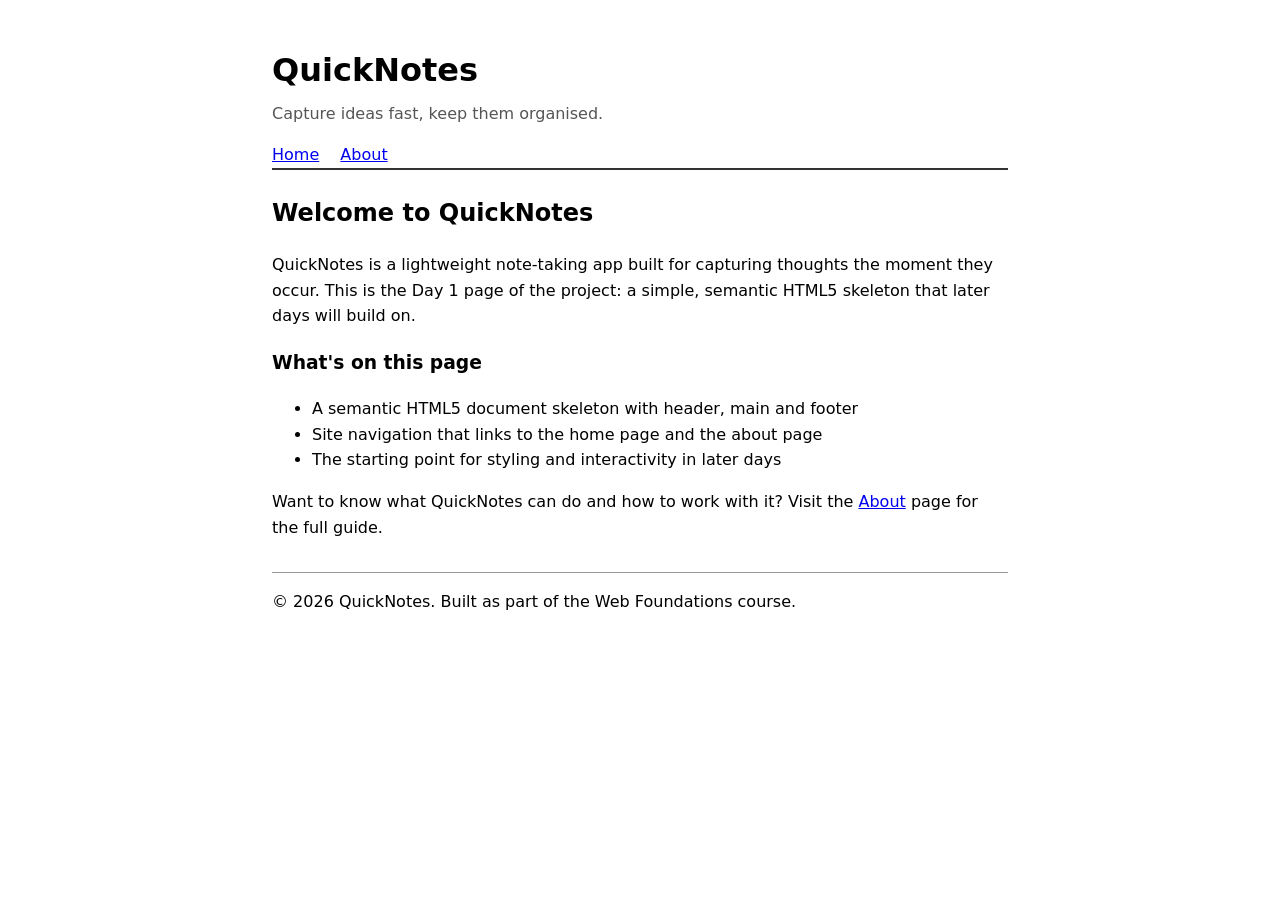
<file: day1/index.html>
<!DOCTYPE html>
<html lang="en">
<head>
  <meta charset="utf-8">
  <meta name="viewport" content="width=device-width, initial-scale=1.0">
  <title>QuickNotes | Capture ideas fast</title>
  <style>
    body {
      font-family: system-ui, Arial, sans-serif;
      line-height: 1.6;
      margin: 0 auto;
      max-width: 46rem;
      padding: 1.5rem;
    }

    header {
      border-bottom: 2px solid #333;
      margin-bottom: 1.5rem;
    }

    h1 {
      margin-bottom: 0.25rem;
    }

    .tagline {
      color: #555;
      margin-top: 0;
    }

    nav ul {
      list-style: none;
      margin: 0;
      padding: 0;
    }

    nav li {
      display: inline-block;
      margin-right: 1rem;
    }

    table {
      border-collapse: collapse;
      width: 100%;
    }

    th,
    td {
      border: 1px solid #999;
      padding: 0.4rem 0.6rem;
      text-align: left;
    }

    form p {
      margin: 0 0 1rem;
    }

    label {
      display: block;
      font-weight: bold;
    }

    footer {
      border-top: 1px solid #999;
      margin-top: 2rem;
    }
  </style>
</head>
<body>

  <header>
    <h1>QuickNotes</h1>
    <p class="tagline">Capture ideas fast, keep them organised.</p>
    <nav>
      <ul>
        <li><a href="index.html">Home</a></li>
        <li><a href="about.html">About</a></li>
      </ul>
    </nav>
  </header>

  <main>
    <h2>Welcome to QuickNotes</h2>
    <p>
      QuickNotes is a lightweight note-taking app built for capturing thoughts the
      moment they occur. This is the Day 1 page of the project: a simple,
      semantic HTML5 skeleton that later days will build on.
    </p>

    <section>
      <h3>What's on this page</h3>
      <ul>
        <li>A semantic HTML5 document skeleton with header, main and footer</li>
        <li>Site navigation that links to the home page and the about page</li>
        <li>The starting point for styling and interactivity in later days</li>
      </ul>
    </section>

    <p>
      Want to know what QuickNotes can do and how to work with it? Visit the
      <a href="about.html">About</a> page for the full guide.
    </p>
  </main>

  <footer>
    <p>&copy; 2026 QuickNotes. Built as part of the Web Foundations course.</p>
  </footer>

</body>
</html>
</file>
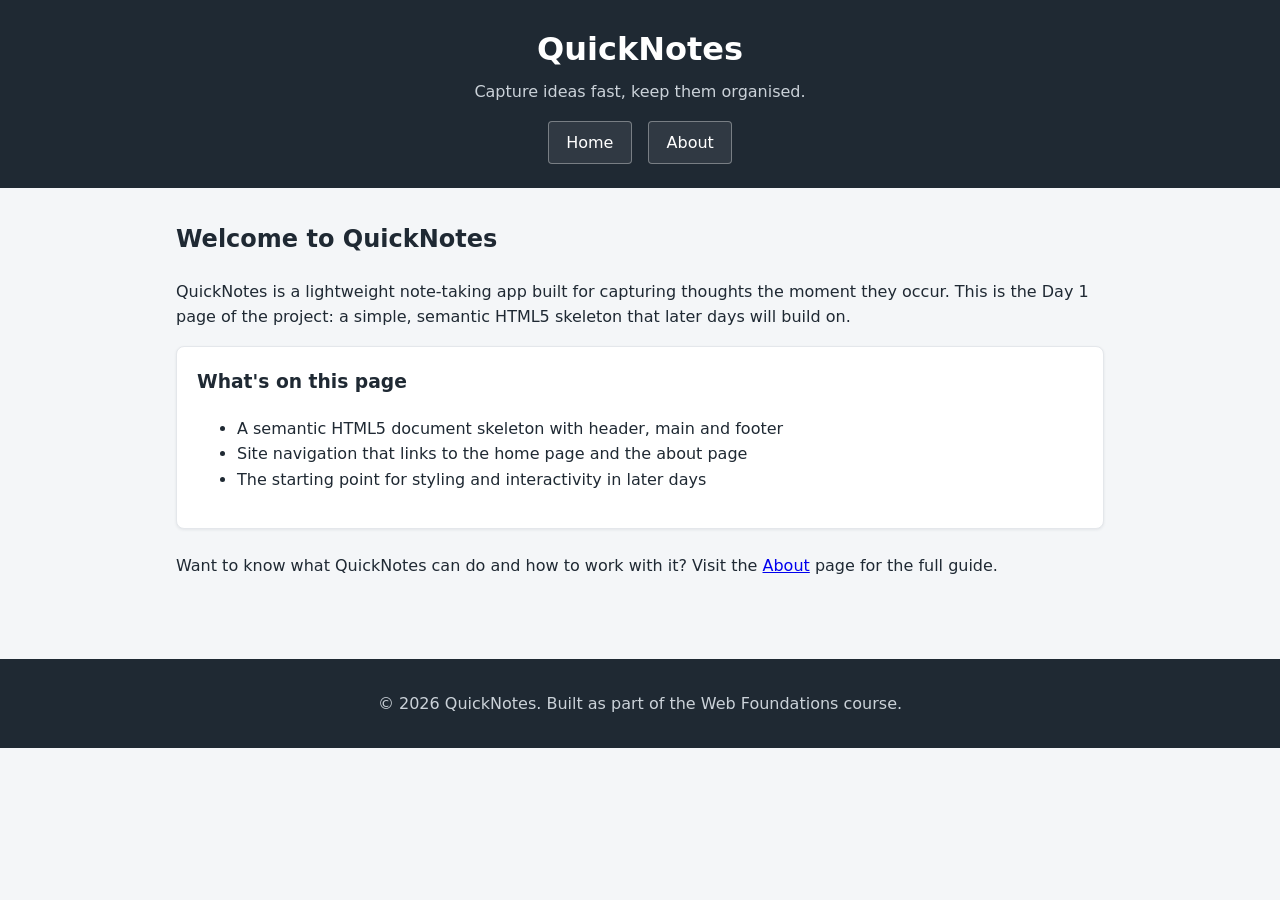
<file: day2/index.html>
<!DOCTYPE html>
<html lang="en">
<head>
  <meta charset="utf-8">
  <meta name="viewport" content="width=device-width, initial-scale=1.0">
  <title>QuickNotes | Capture ideas fast</title>
  <link rel="stylesheet" href="style.css">
</head>
<body>

  <header>
    <h1>QuickNotes</h1>
    <p class="tagline">Capture ideas fast, keep them organised.</p>
    <nav>
      <ul>
        <li><a href="index.html">Home</a></li>
        <li><a href="about.html">About</a></li>
      </ul>
    </nav>
  </header>

  <main>
    <h2>Welcome to QuickNotes</h2>
    <p>
      QuickNotes is a lightweight note-taking app built for capturing thoughts the
      moment they occur. This is the Day 1 page of the project: a simple,
      semantic HTML5 skeleton that later days will build on.
    </p>

    <section>
      <h3>What's on this page</h3>
      <ul>
        <li>A semantic HTML5 document skeleton with header, main and footer</li>
        <li>Site navigation that links to the home page and the about page</li>
        <li>The starting point for styling and interactivity in later days</li>
      </ul>
    </section>

    <p>
      Want to know what QuickNotes can do and how to work with it? Visit the
      <a href="about.html">About</a> page for the full guide.
    </p>
  </main>

  <footer>
    <p>&copy; 2026 QuickNotes. Built as part of the Web Foundations course.</p>
  </footer>

</body>
</html>
</file>
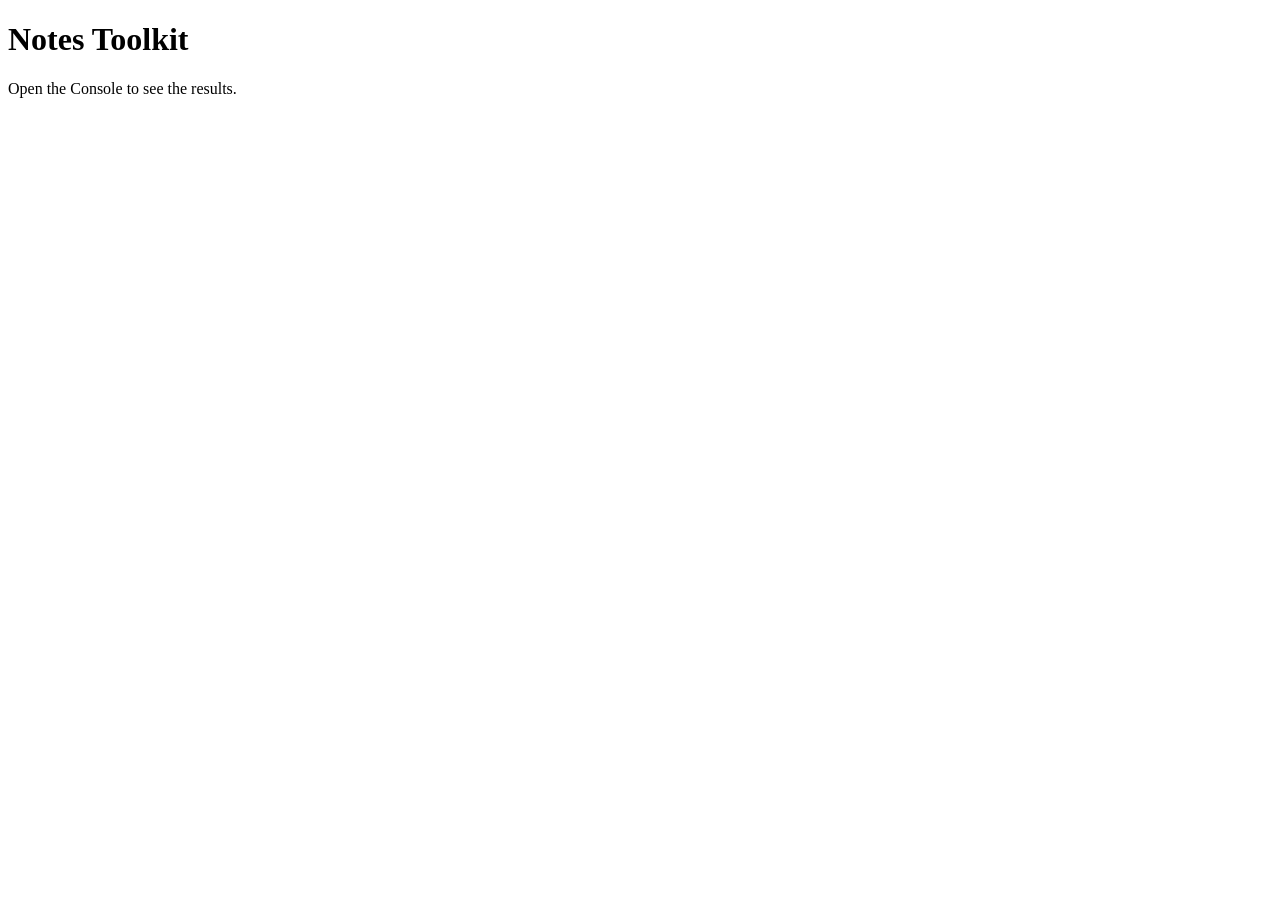
<file: day3/index.html>
<!DOCTYPE html>
<html lang="en">
<head>
  <meta charset="utf-8">
  <meta name="viewport" content="width=device-width, initial-scale=1.0">
  <title>Notes Toolkit</title>
  <script src="script.js" defer></script>
</head>
<body>
  <h1>Notes Toolkit</h1>
  <p>Open the Console to see the results.</p>
</body>
</html>
</file>
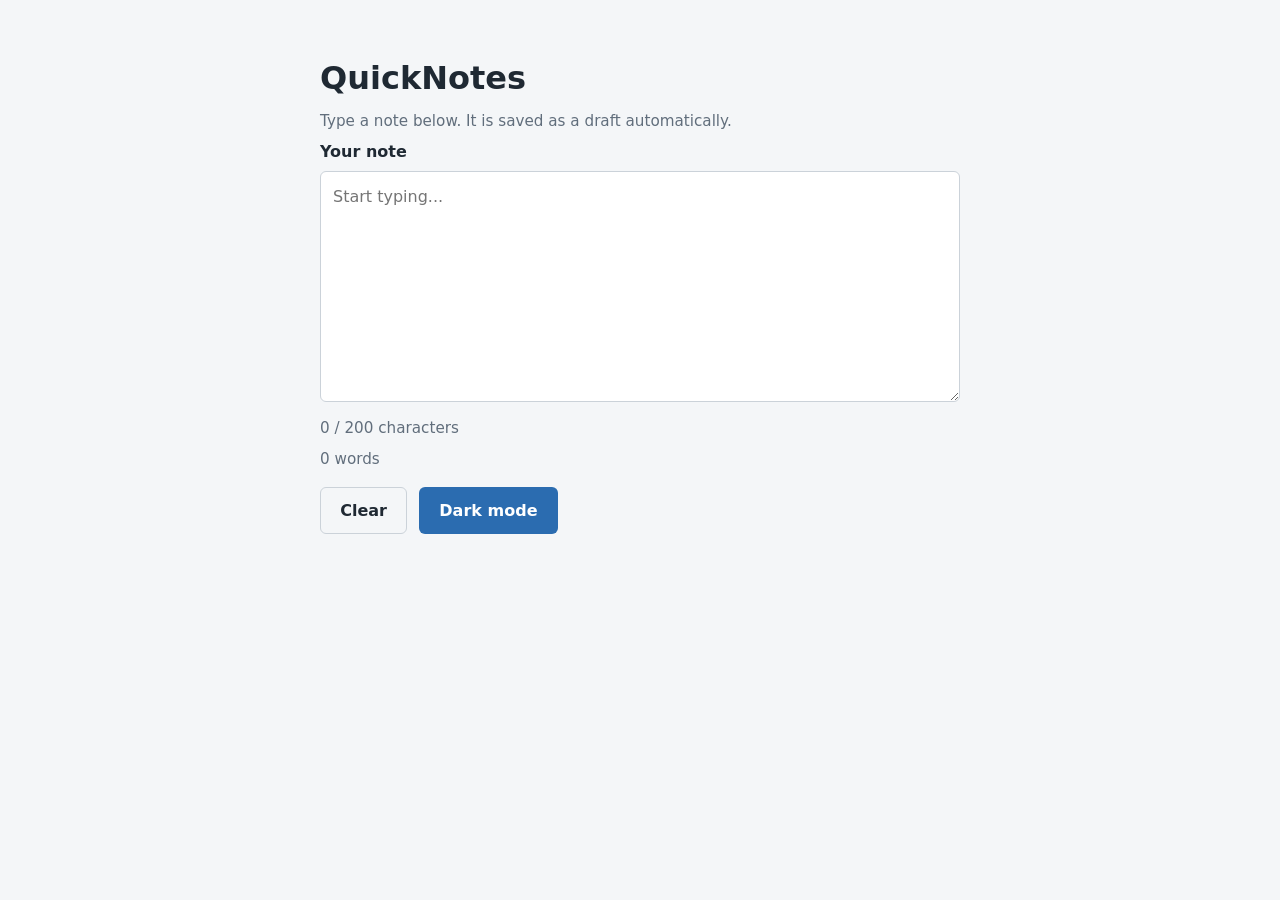
<file: day4/index.html>
<!DOCTYPE html>
<html lang="en">
<head>
  <meta charset="utf-8">
  <meta name="viewport" content="width=device-width, initial-scale=1.0">
  <title>QuickNotes</title>
  <link rel="stylesheet" href="style.css">
  <script src="script.js" defer></script>
</head>
<body>

  <main>
    <h1>QuickNotes</h1>
    <p class="hint">Type a note below. It is saved as a draft automatically.</p>

    <label for="note-text">Your note</label>
    <textarea id="note-text" rows="8" placeholder="Start typing..."></textarea>

    <p id="char-count">0 / 200 characters</p>
    <p id="word-count">0 words</p>

    <div class="actions">
      <button type="button" id="clear-btn">Clear</button>
      <button type="button" id="theme-toggle">Dark mode</button>
    </div>
  </main>

</body>
</html>
</file>
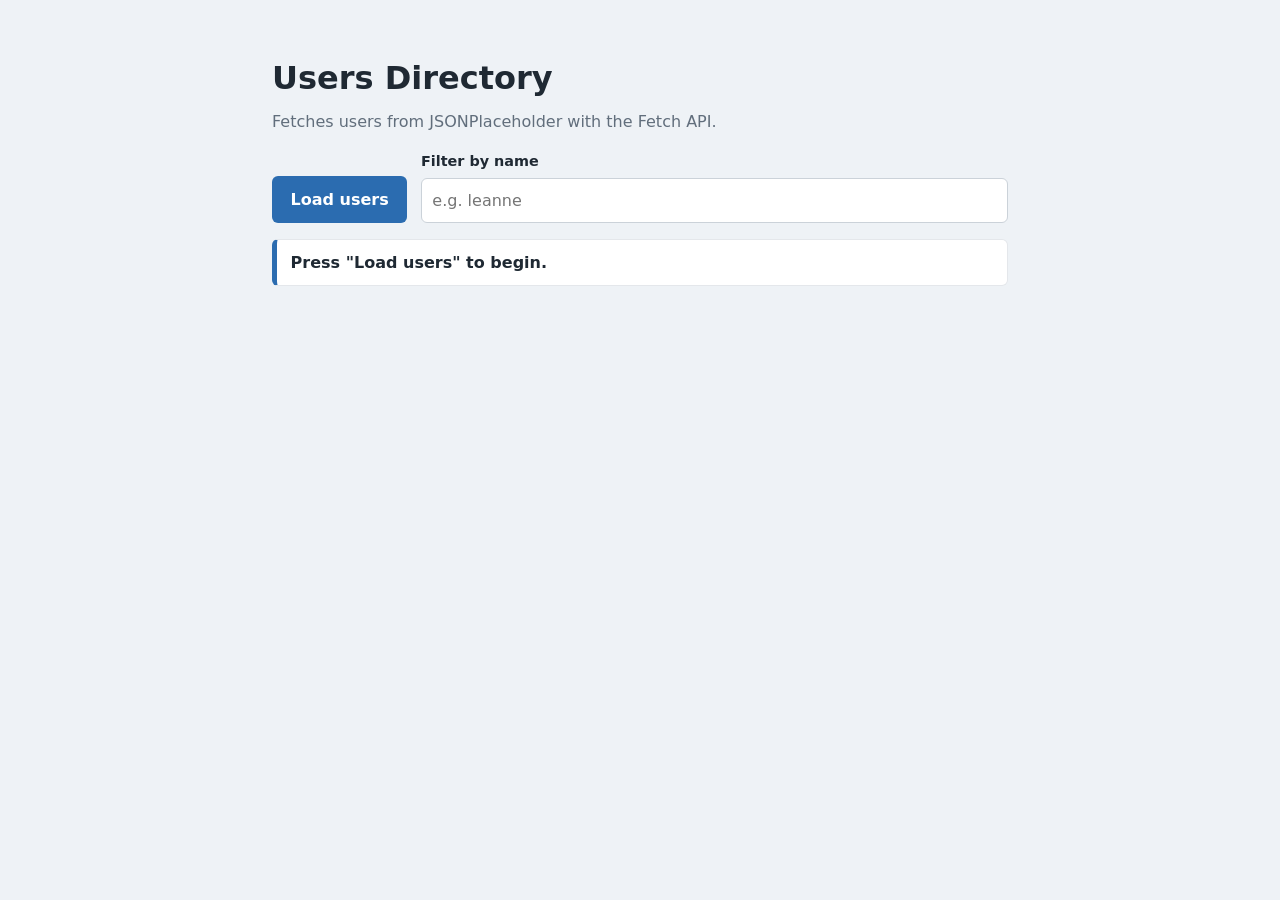
<file: day5/index.html>
<!DOCTYPE html>
<html lang="en">
<head>
  <meta charset="utf-8">
  <meta name="viewport" content="width=device-width, initial-scale=1.0">
  <title>Day 5 | Users and REST APIs</title>
  <script src="users.js" defer></script>
  <style>
    *, *::before, *::after { box-sizing: border-box; }

    body {
      margin: 0;
      padding: 2rem 1rem;
      font-family: system-ui, -apple-system, "Segoe UI", Arial, sans-serif;
      line-height: 1.6;
      color: #1f2933;
      background-color: #eef2f6;
    }

    main {
      max-width: 46rem;
      margin: 0 auto;
    }

    h1 { margin-bottom: 0.25rem; }
    .hint { margin-top: 0; color: #616e7c; }

    .toolbar {
      display: flex;
      flex-wrap: wrap;
      align-items: flex-end;
      gap: 0.85rem;
      margin-bottom: 1rem;
    }

    .field { flex: 1 1 14rem; }

    label {
      display: block;
      margin-bottom: 0.3rem;
      font-size: 0.9rem;
      font-weight: 600;
    }

    button {
      padding: 0.6rem 1.1rem;
      font: inherit;
      font-weight: 600;
      color: #ffffff;
      background-color: #2b6cb0;
      border: 1px solid transparent;
      border-radius: 6px;
      cursor: pointer;
      transition: background-color 0.2s ease, opacity 0.2s ease;
    }

    button:hover:not(:disabled) { background-color: #1f4e79; }

    /* the button is disabled while the request is in flight */
    button:disabled {
      opacity: 0.55;
      cursor: not-allowed;
    }

    input {
      width: 100%;
      padding: 0.55rem 0.65rem;
      font: inherit;
      border: 1px solid #cbd2d9;
      border-radius: 6px;
    }

    #status {
      padding: 0.6rem 0.85rem;
      font-weight: 600;
      background-color: #ffffff;
      border: 1px solid #e4e7eb;
      border-left: 5px solid #2b6cb0;
      border-radius: 6px;
    }

    #status.is-error {
      color: #9b2c2c;
      border-left-color: #c53030;
    }

    #users-list {
      margin: 1rem 0 0;
      padding: 0;
      list-style: none;
    }

    .user-card {
      margin-bottom: 0.75rem;
      padding: 0.9rem 1rem;
      background-color: #ffffff;
      border: 1px solid #e4e7eb;
      border-left: 5px solid #2b6cb0;
      border-radius: 8px;
    }

    .user-card h2 {
      margin: 0 0 0.3rem;
      font-size: 1.05rem;
    }

    .user-card p { margin: 0.1rem 0; }

    .user-email { color: #2b6cb0; }
    .user-company { color: #616e7c; font-size: 0.9rem; }

    .empty {
      padding: 0.9rem 1rem;
      color: #616e7c;
      background-color: #ffffff;
      border: 1px dashed #cbd2d9;
      border-radius: 8px;
    }
  </style>
</head>
<body>

  <main>
    <h1>Users Directory</h1>
    <p class="hint">Fetches users from JSONPlaceholder with the Fetch API.</p>

    <div class="toolbar">
      <button type="button" id="load-users">Load users</button>

      <div class="field">
        <label for="filter-input">Filter by name</label>
        <input type="search" id="filter-input" placeholder="e.g. leanne" autocomplete="off">
      </div>
    </div>

    <p id="status">Press "Load users" to begin.</p>

    <ul id="users-list"></ul>
  </main>

</body>
</html>
</file>
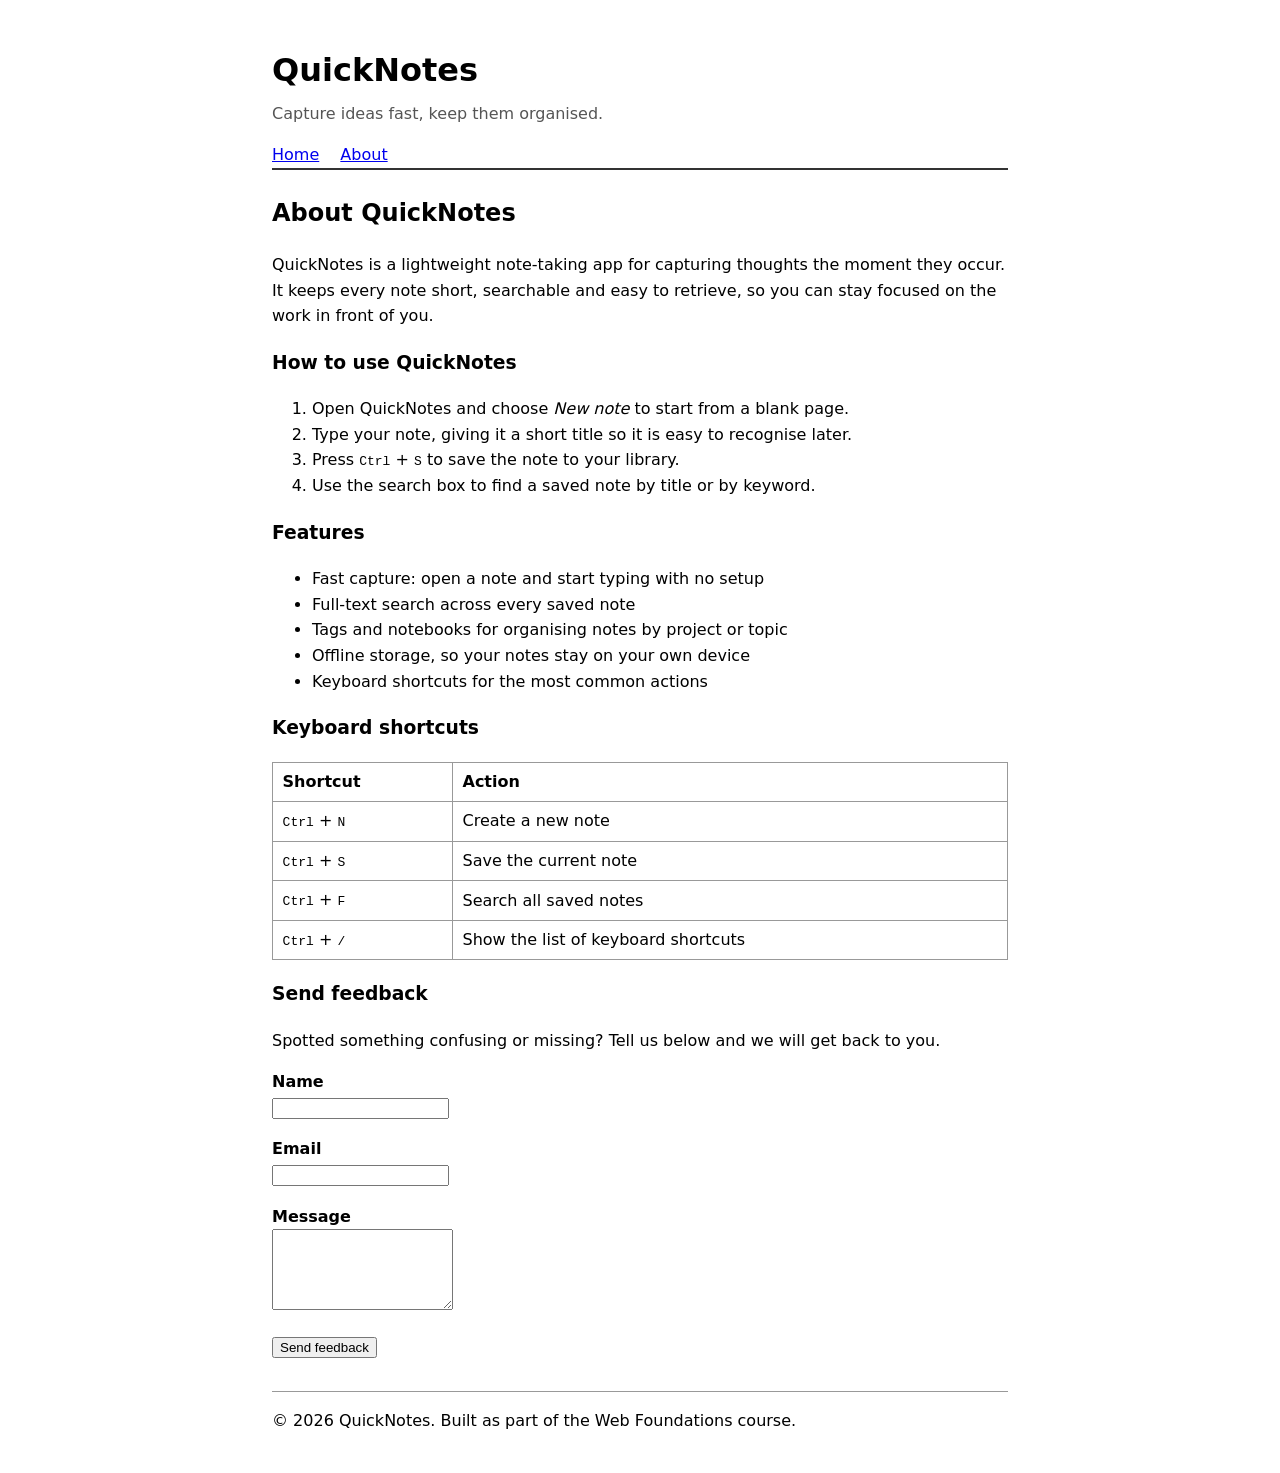
<file: day1/about.html>
<!DOCTYPE html>
<html lang="en">
<head>
  <meta charset="utf-8">
  <meta name="viewport" content="width=device-width, initial-scale=1.0">
  <title>About QuickNotes</title>
  <style>
    body {
      font-family: system-ui, Arial, sans-serif;
      line-height: 1.6;
      margin: 0 auto;
      max-width: 46rem;
      padding: 1.5rem;
    }

    header {
      border-bottom: 2px solid #333;
      margin-bottom: 1.5rem;
    }

    h1 {
      margin-bottom: 0.25rem;
    }

    .tagline {
      color: #555;
      margin-top: 0;
    }

    nav ul {
      list-style: none;
      margin: 0;
      padding: 0;
    }

    nav li {
      display: inline-block;
      margin-right: 1rem;
    }

    table {
      border-collapse: collapse;
      width: 100%;
    }

    th,
    td {
      border: 1px solid #999;
      padding: 0.4rem 0.6rem;
      text-align: left;
    }

    form p {
      margin: 0 0 1rem;
    }

    label {
      display: block;
      font-weight: bold;
    }

    footer {
      border-top: 1px solid #999;
      margin-top: 2rem;
    }
  </style>
</head>
<body>

  <header>
    <h1>QuickNotes</h1>
    <p class="tagline">Capture ideas fast, keep them organised.</p>
    <nav>
      <ul>
        <li><a href="index.html">Home</a></li>
        <li><a href="about.html">About</a></li>
      </ul>
    </nav>
  </header>

  <main>
    <h2>About QuickNotes</h2>
    <p>
      QuickNotes is a lightweight note-taking app for capturing thoughts the
      moment they occur. It keeps every note short, searchable and easy to
      retrieve, so you can stay focused on the work in front of you.
    </p>

    <section>
      <h3>How to use QuickNotes</h3>
      <ol>
        <li>Open QuickNotes and choose <em>New note</em> to start from a blank page.</li>
        <li>Type your note, giving it a short title so it is easy to recognise later.</li>
        <li>Press <kbd>Ctrl</kbd> + <kbd>S</kbd> to save the note to your library.</li>
        <li>Use the search box to find a saved note by title or by keyword.</li>
      </ol>
    </section>

    <section>
      <h3>Features</h3>
      <ul>
        <li>Fast capture: open a note and start typing with no setup</li>
        <li>Full-text search across every saved note</li>
        <li>Tags and notebooks for organising notes by project or topic</li>
        <li>Offline storage, so your notes stay on your own device</li>
        <li>Keyboard shortcuts for the most common actions</li>
      </ul>
    </section>

    <section>
      <h3>Keyboard shortcuts</h3>
      <table>
        <thead>
          <tr>
            <th scope="col">Shortcut</th>
            <th scope="col">Action</th>
          </tr>
        </thead>
        <tbody>
          <tr>
            <td><kbd>Ctrl</kbd> + <kbd>N</kbd></td>
            <td>Create a new note</td>
          </tr>
          <tr>
            <td><kbd>Ctrl</kbd> + <kbd>S</kbd></td>
            <td>Save the current note</td>
          </tr>
          <tr>
            <td><kbd>Ctrl</kbd> + <kbd>F</kbd></td>
            <td>Search all saved notes</td>
          </tr>
          <tr>
            <td><kbd>Ctrl</kbd> + <kbd>/</kbd></td>
            <td>Show the list of keyboard shortcuts</td>
          </tr>
        </tbody>
      </table>
    </section>

    <section>
      <h3>Send feedback</h3>
      <p>
        Spotted something confusing or missing? Tell us below and we will get
        back to you.
      </p>
      <form action="#" method="post">
        <p>
          <label for="name">Name</label>
          <input type="text" id="name" name="name" required>
        </p>
        <p>
          <label for="email">Email</label>
          <input type="email" id="email" name="email" required>
        </p>
        <p>
          <label for="message">Message</label>
          <textarea id="message" name="message" rows="5" required></textarea>
        </p>
        <p>
          <button type="submit">Send feedback</button>
        </p>
      </form>
    </section>
  </main>

  <footer>
    <p>&copy; 2026 QuickNotes. Built as part of the Web Foundations course.</p>
  </footer>

</body>
</html>
</file>
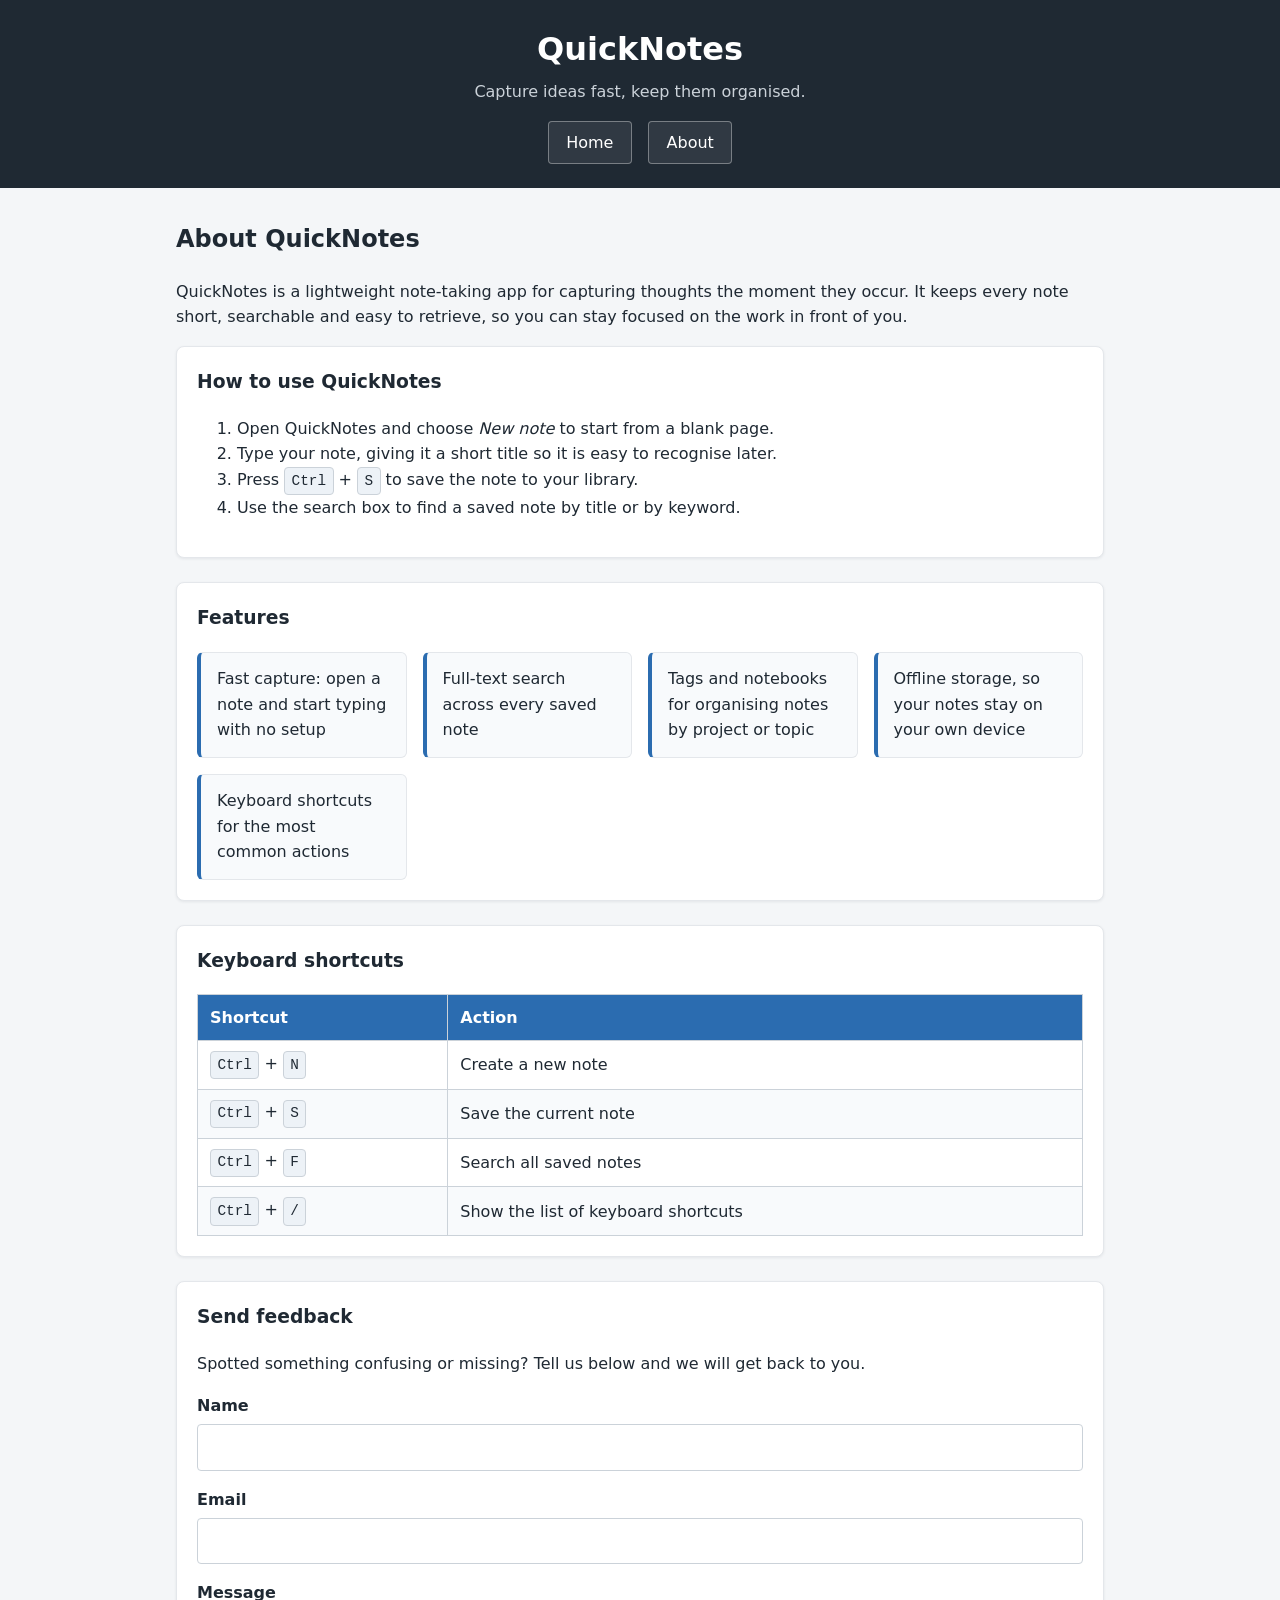
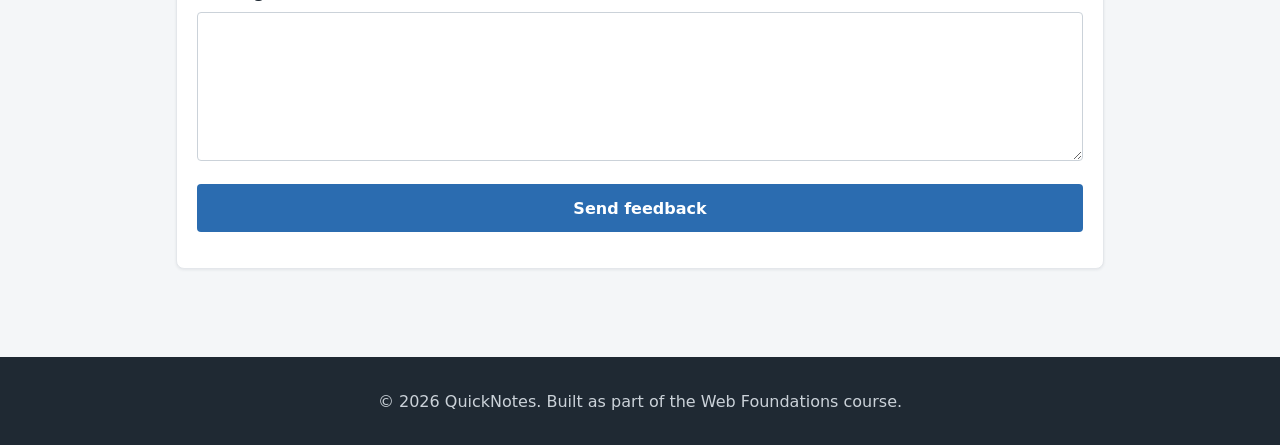
<file: day2/about.html>
<!DOCTYPE html>
<html lang="en">
<head>
  <meta charset="utf-8">
  <meta name="viewport" content="width=device-width, initial-scale=1.0">
  <title>About QuickNotes</title>
  <link rel="stylesheet" href="style.css">
</head>
<body>

  <header>
    <h1>QuickNotes</h1>
    <p class="tagline">Capture ideas fast, keep them organised.</p>
    <nav>
      <ul>
        <li><a href="index.html">Home</a></li>
        <li><a href="about.html">About</a></li>
      </ul>
    </nav>
  </header>

  <main>
    <h2>About QuickNotes</h2>
    <p>
      QuickNotes is a lightweight note-taking app for capturing thoughts the
      moment they occur. It keeps every note short, searchable and easy to
      retrieve, so you can stay focused on the work in front of you.
    </p>

    <section>
      <h3>How to use QuickNotes</h3>
      <ol>
        <li>Open QuickNotes and choose <em>New note</em> to start from a blank page.</li>
        <li>Type your note, giving it a short title so it is easy to recognise later.</li>
        <li>Press <kbd>Ctrl</kbd> + <kbd>S</kbd> to save the note to your library.</li>
        <li>Use the search box to find a saved note by title or by keyword.</li>
      </ol>
    </section>

    <section>
      <h3>Features</h3>
      <ul class="features">
        <li>Fast capture: open a note and start typing with no setup</li>
        <li>Full-text search across every saved note</li>
        <li>Tags and notebooks for organising notes by project or topic</li>
        <li>Offline storage, so your notes stay on your own device</li>
        <li>Keyboard shortcuts for the most common actions</li>
      </ul>
    </section>

    <section>
      <h3>Keyboard shortcuts</h3>
      <table>
        <thead>
          <tr>
            <th scope="col">Shortcut</th>
            <th scope="col">Action</th>
          </tr>
        </thead>
        <tbody>
          <tr>
            <td><kbd>Ctrl</kbd> + <kbd>N</kbd></td>
            <td>Create a new note</td>
          </tr>
          <tr>
            <td><kbd>Ctrl</kbd> + <kbd>S</kbd></td>
            <td>Save the current note</td>
          </tr>
          <tr>
            <td><kbd>Ctrl</kbd> + <kbd>F</kbd></td>
            <td>Search all saved notes</td>
          </tr>
          <tr>
            <td><kbd>Ctrl</kbd> + <kbd>/</kbd></td>
            <td>Show the list of keyboard shortcuts</td>
          </tr>
        </tbody>
      </table>
    </section>

    <section>
      <h3>Send feedback</h3>
      <p>
        Spotted something confusing or missing? Tell us below and we will get
        back to you.
      </p>
      <form action="#" method="post">
        <p>
          <label for="name">Name</label>
          <input type="text" id="name" name="name" required>
        </p>
        <p>
          <label for="email">Email</label>
          <input type="email" id="email" name="email" required>
        </p>
        <p>
          <label for="message">Message</label>
          <textarea id="message" name="message" rows="5" required></textarea>
        </p>
        <p>
          <button type="submit">Send feedback</button>
        </p>
      </form>
    </section>
  </main>

  <footer>
    <p>&copy; 2026 QuickNotes. Built as part of the Web Foundations course.</p>
  </footer>

</body>
</html>
</file>
<file: day2/style.css>
/* ============================================
   QuickNotes - Day 2 shared stylesheet
   Linked by both day2/index.html and day2/about.html
   ============================================ */

/* 1. Reset - border-box everywhere so padding
      never adds to an element's declared width */
*,
*::before,
*::after {
  box-sizing: border-box;
}

body {
  margin: 0;
  font-family: system-ui, -apple-system, "Segoe UI", Arial, sans-serif;
  line-height: 1.6;
  color: #1f2933;
  background-color: #f4f6f8;
}

/* 2. Header - dark banner, white text */
header {
  background-color: #1f2933;
  color: #ffffff;
  padding: 1.5rem 1rem;
  text-align: center;
}

header h1 {
  margin: 0 0 0.25rem;
  font-size: 2rem;
}

header .tagline {
  margin: 0;
  color: #cbd2d9;
}

/* 3. Navigation - Flexbox, centred row, 16px gap,
      white text, no underline, visible hover */
nav ul {
  display: flex;
  flex-wrap: wrap;
  justify-content: center;
  gap: 16px;
  list-style: none;
  margin: 1rem 0 0;
  padding: 0;
}

nav a {
  display: inline-block;
  padding: 0.5rem 1.1rem;
  color: #ffffff;
  text-decoration: none;
  background-color: rgba(255, 255, 255, 0.08);
  border: 1px solid rgba(255, 255, 255, 0.35);
  border-radius: 4px;
  transition: background-color 0.2s ease, color 0.2s ease;
}

nav a:hover,
nav a:focus {
  background-color: #ffffff;
  color: #1f2933;
}

/* 4. Main - centred with a maximum width;
      each section becomes a white card */
main {
  max-width: 60rem;
  margin-left: auto;
  margin-right: auto;
  padding: 2rem 1rem;
}

main h2 {
  margin-top: 0;
}

section {
  background-color: #ffffff;
  border: 1px solid #e4e7eb;
  border-radius: 8px;
  padding: 1.25rem;
  margin-bottom: 1.5rem;
  box-shadow: 0 1px 3px rgba(31, 41, 51, 0.08);
}

section h3 {
  margin-top: 0;
}

/* 5. Features list - responsive Grid of cards */
ul.features {
  display: grid;
  grid-template-columns: repeat(auto-fit, minmax(180px, 1fr));
  gap: 1rem;
  list-style: none;
  margin: 0;
  padding: 0;
}

ul.features li {
  background-color: #f8fafc;
  border: 1px solid #e4e7eb;
  border-left: 4px solid #2b6cb0;
  border-radius: 6px;
  padding: 0.85rem 1rem;
}

/* 6. Shortcuts table - borders and padding on cells */
table {
  border-collapse: collapse;
  width: 100%;
}

th,
td {
  border: 1px solid #cbd2d9;
  padding: 0.6rem 0.75rem;
  text-align: left;
}

thead th {
  background-color: #2b6cb0;
  color: #ffffff;
}

tbody tr:nth-child(even) {
  background-color: #f8fafc;
}

kbd {
  display: inline-block;
  padding: 0.1rem 0.4rem;
  font-family: ui-monospace, Consolas, monospace;
  font-size: 0.9em;
  background-color: #edf2f7;
  border: 1px solid #cbd2d9;
  border-radius: 4px;
}

/* 7. Feedback form - fields stacked vertically, full width */
form p {
  margin: 0 0 1rem;
}

label {
  display: block;
  margin-bottom: 0.35rem;
  font-weight: 600;
}

input,
textarea {
  width: 100%;
  padding: 0.6rem;
  font: inherit;
  color: #1f2933;
  background-color: #ffffff;
  border: 1px solid #cbd2d9;
  border-radius: 4px;
}

input:focus,
textarea:focus {
  outline: 2px solid #2b6cb0;
  outline-offset: 1px;
}

/* Buttons - with a transition */
button {
  width: 100%;
  padding: 0.7rem 1rem;
  font: inherit;
  font-weight: 600;
  color: #ffffff;
  background-color: #2b6cb0;
  border: none;
  border-radius: 4px;
  cursor: pointer;
  transition: background-color 0.2s ease, transform 0.15s ease;
}

button:hover {
  background-color: #1f4e79;
}

button:active {
  transform: translateY(1px);
}

/* Footer */
footer {
  margin-top: 2rem;
  padding: 1rem;
  color: #cbd2d9;
  text-align: center;
  background-color: #1f2933;
}

/* 8. Media query - smaller header on phones */
@media (max-width: 600px) {
  header {
    padding: 1rem 0.75rem;
  }

  header h1 {
    font-size: 1.4rem;
  }

  header .tagline {
    font-size: 0.9rem;
  }

  main {
    padding: 1.25rem 0.75rem;
  }

  section {
    padding: 1rem;
  }

  ul.features {
    grid-template-columns: repeat(auto-fit, minmax(150px, 1fr));
  }

  th,
  td {
    padding: 0.45rem 0.5rem;
  }
}
</file>
<file: day4/style.css>
/* ============================================
   QuickNotes - Day 4
   All colours live in variables on :root so the
   dark theme only has to redefine them.
   ============================================ */

:root {
  --bg: #f4f6f8;
  --surface: #ffffff;
  --text: #1f2933;
  --muted: #616e7c;
  --border: #cbd2d9;
  --accent: #2b6cb0;
  --accent-text: #ffffff;
  --shadow: rgba(31, 41, 51, 0.12);
}

/* The dark theme only redefines the variables */
body.dark {
  --bg: #12161c;
  --surface: #1f2933;
  --text: #e4e7eb;
  --muted: #9aa5b1;
  --border: #3e4c59;
  --accent: #63b3ed;
  --accent-text: #12161c;
  --shadow: rgba(0, 0, 0, 0.5);
}

*,
*::before,
*::after {
  box-sizing: border-box;
}

body {
  margin: 0;
  padding: 2rem 1rem;
  font-family: system-ui, -apple-system, "Segoe UI", Arial, sans-serif;
  line-height: 1.6;
  color: var(--text);
  background-color: var(--bg);
  transition: background-color 0.2s ease, color 0.2s ease;
}

main {
  max-width: 40rem;
  margin: 0 auto;
}

h1 {
  margin-bottom: 0.25rem;
}

.hint {
  margin-top: 0;
  color: var(--muted);
}

label {
  display: block;
  margin-bottom: 0.4rem;
  font-weight: 600;
}

textarea {
  width: 100%;
  padding: 0.75rem;
  font: inherit;
  color: var(--text);
  background-color: var(--surface);
  border: 1px solid var(--border);
  border-radius: 6px;
  resize: vertical;
}

textarea:focus {
  outline: 2px solid var(--accent);
  outline-offset: 1px;
}

/* Counters.
   Deliberately element selectors, not #char-count / #word-count:
   an #id rule here has higher specificity than .warning / .over and
   would stop the counter colours from ever applying. */
main p {
  margin: 0.4rem 0;
  color: var(--muted);
  font-size: 0.95rem;
}

/* Over 180 characters: orange text */
.warning {
  color: orange;
}

/* Over 200 characters: red, bold text.
   Declared after .warning so it wins if both apply. */
.over {
  color: red;
  font-weight: bold;
}

.actions {
  display: flex;
  gap: 0.75rem;
  margin-top: 1rem;
}

button {
  padding: 0.6rem 1.2rem;
  font: inherit;
  font-weight: 600;
  color: var(--accent-text);
  background-color: var(--accent);
  border: 1px solid transparent;
  border-radius: 6px;
  cursor: pointer;
  transition: filter 0.2s ease, transform 0.15s ease;
}

button:hover {
  filter: brightness(1.12);
}

button:active {
  transform: translateY(1px);
}

button:focus-visible {
  outline: 2px solid var(--accent);
  outline-offset: 2px;
}

#clear-btn {
  color: var(--text);
  background-color: transparent;
  border-color: var(--border);
}
</file>
